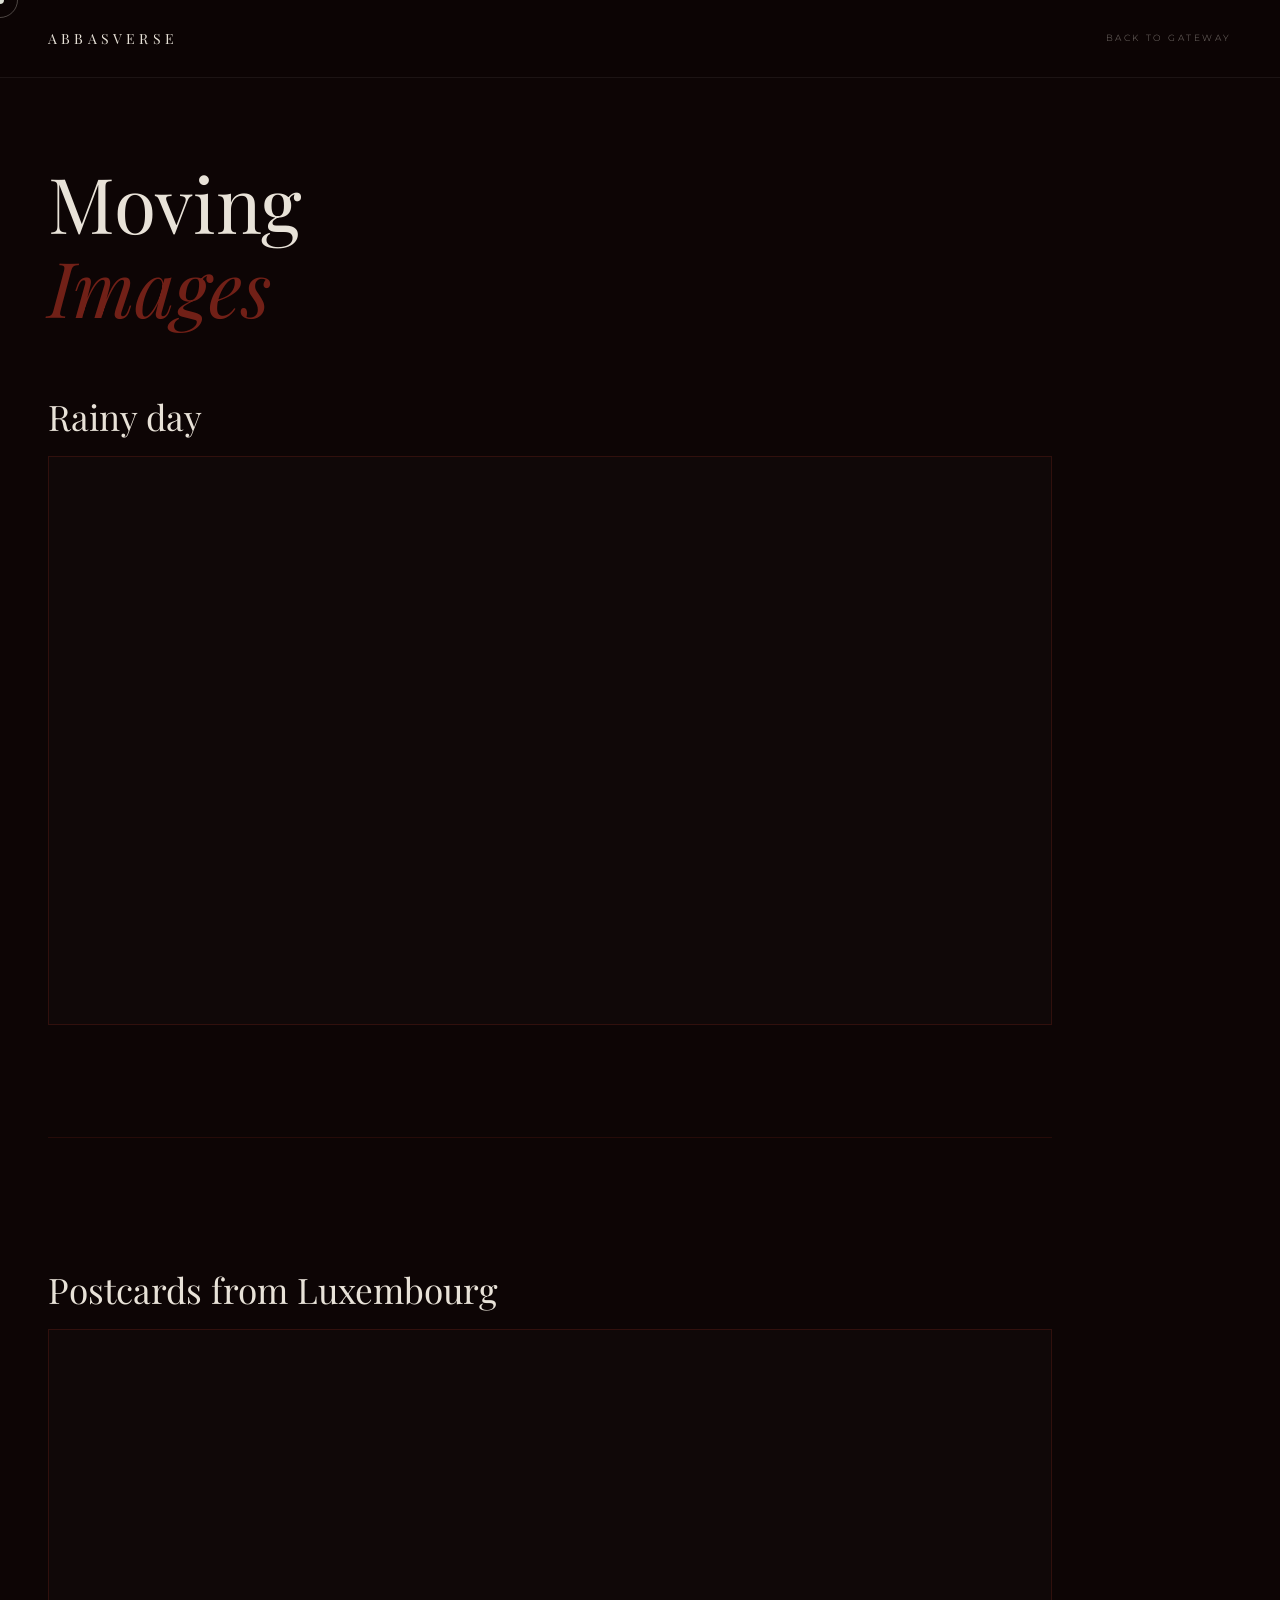
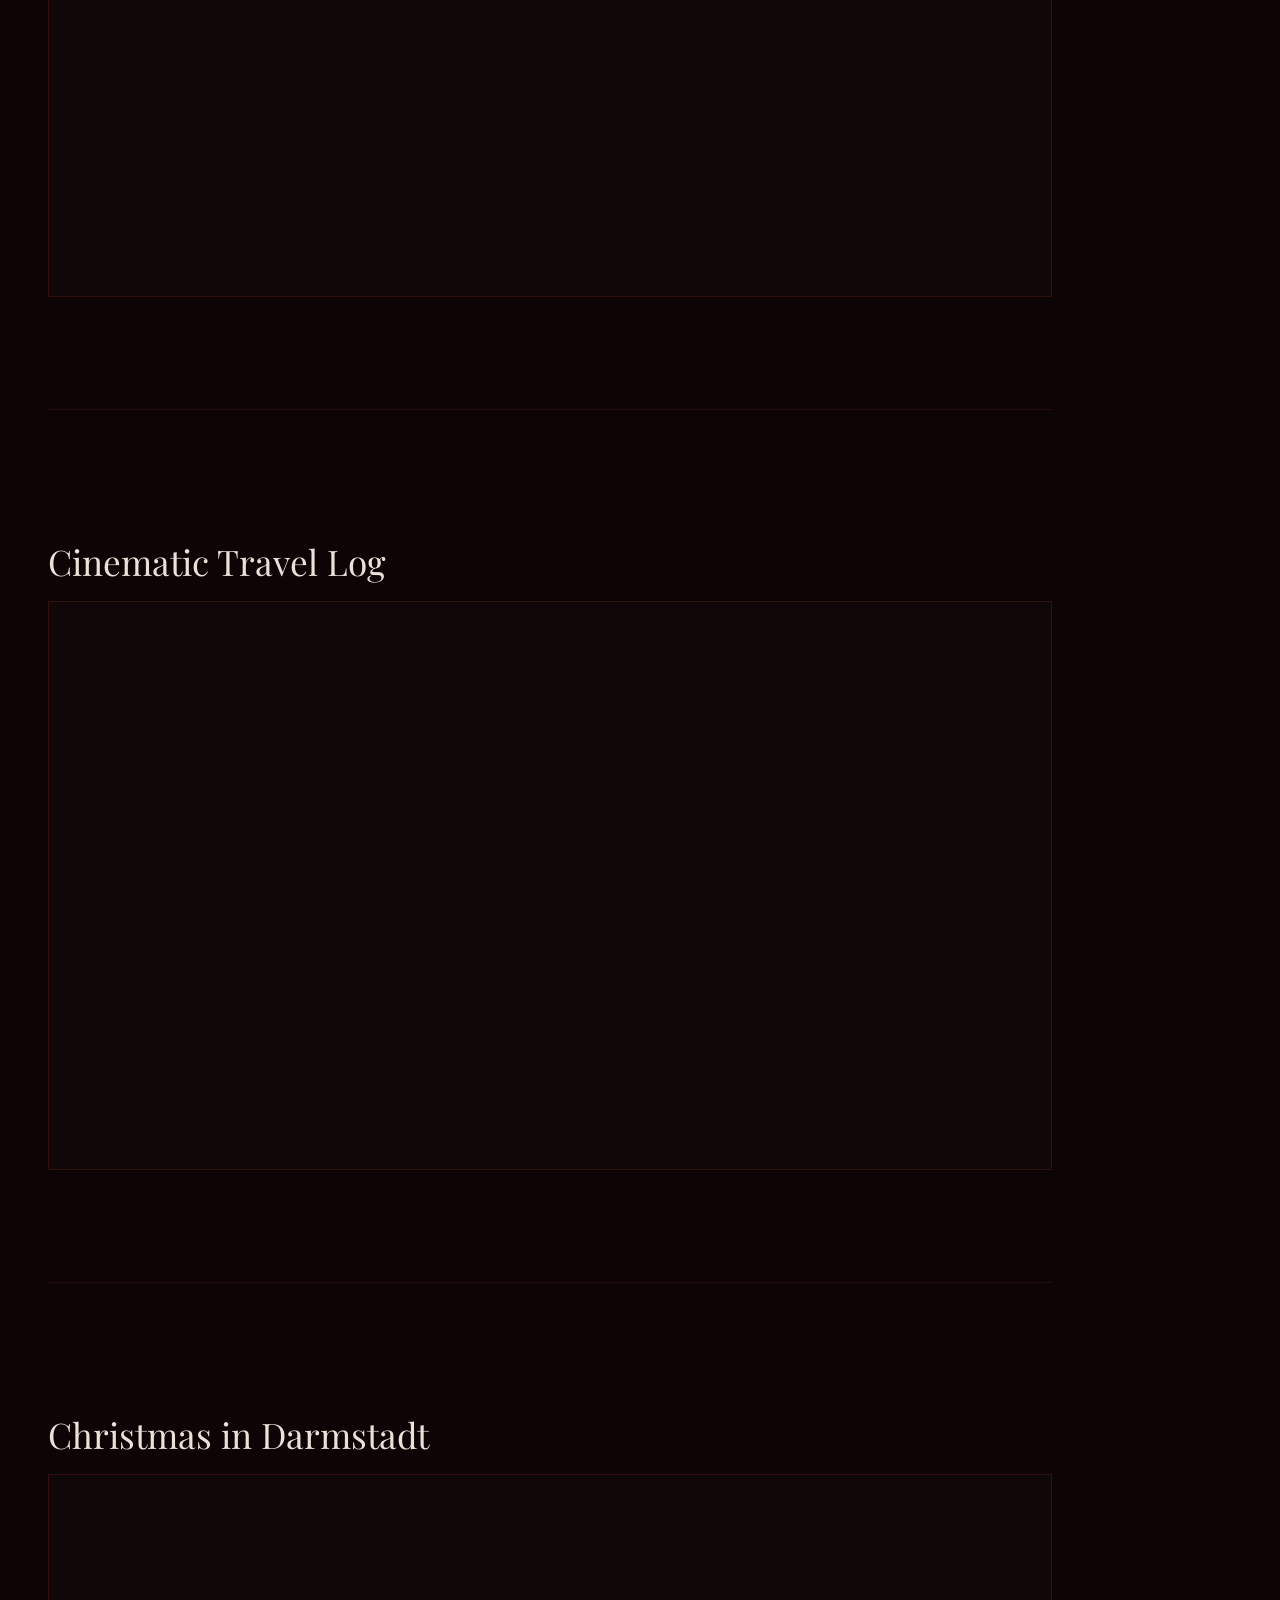
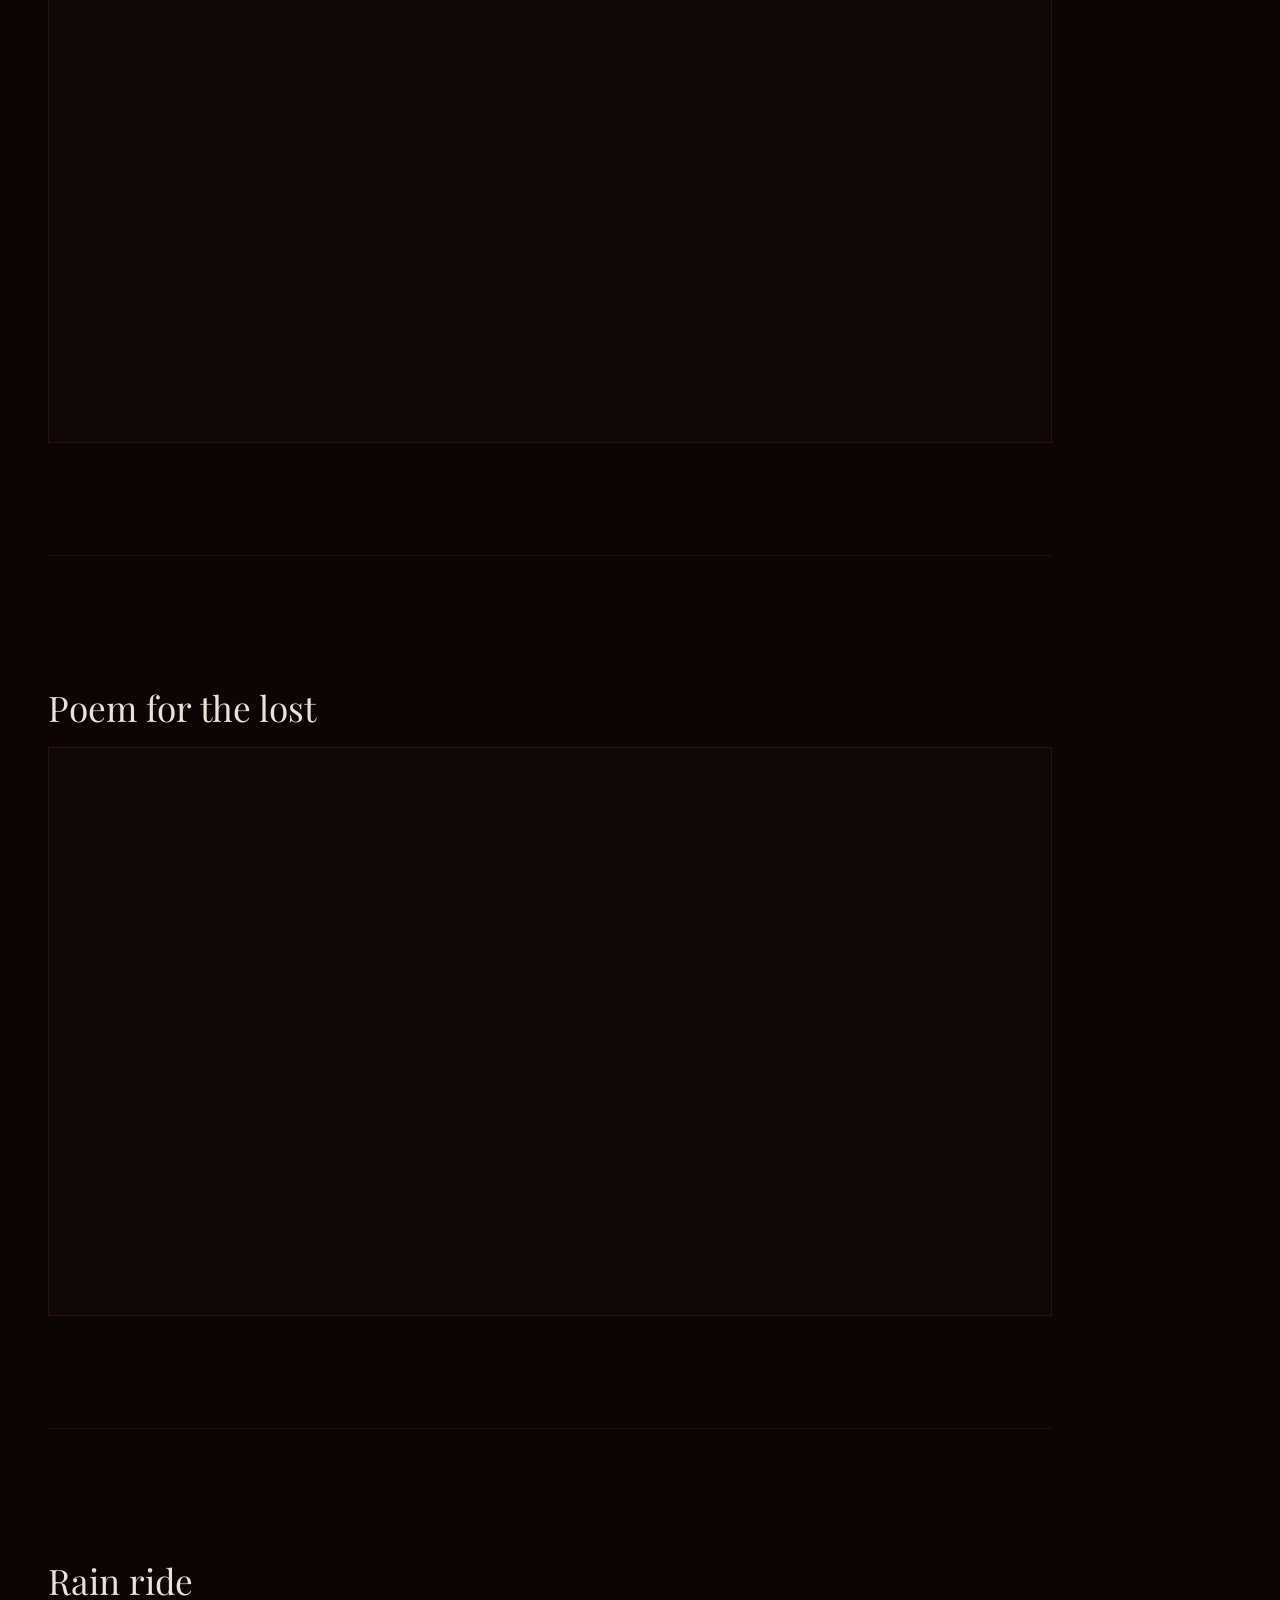
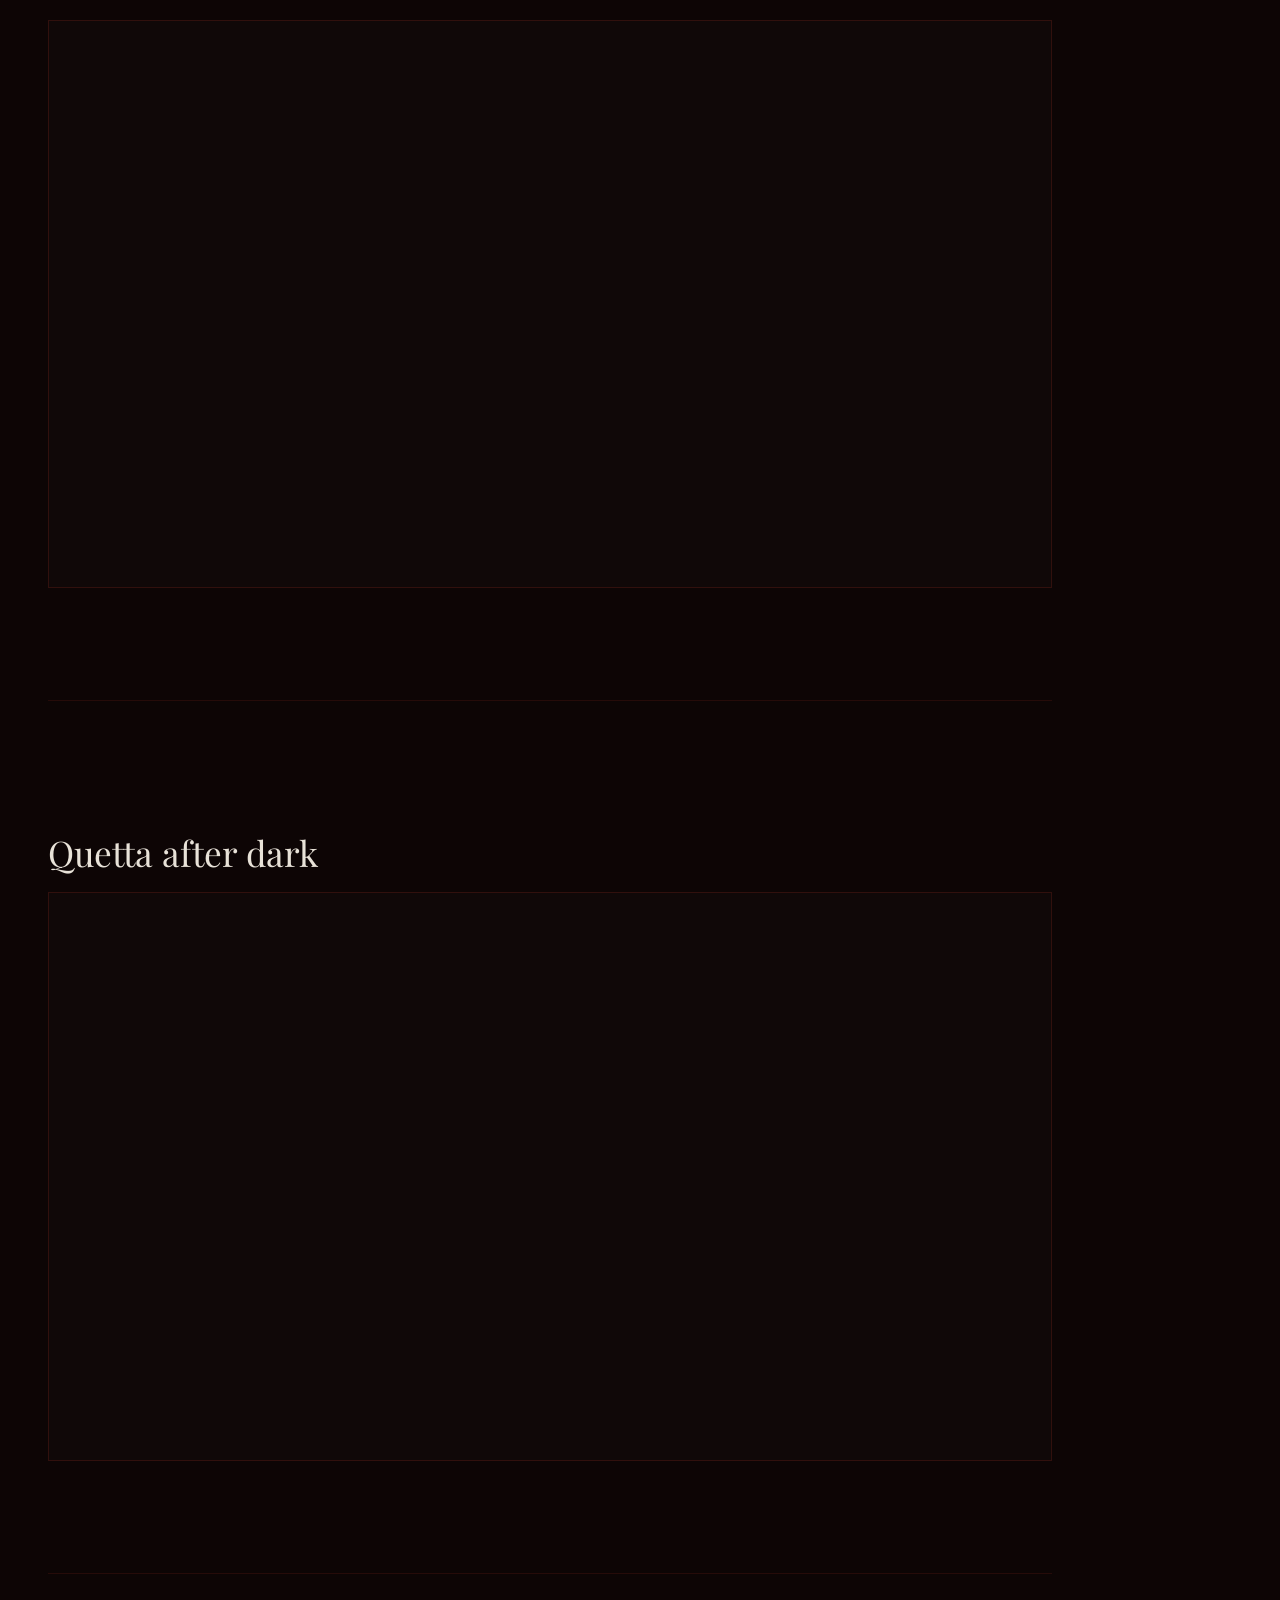
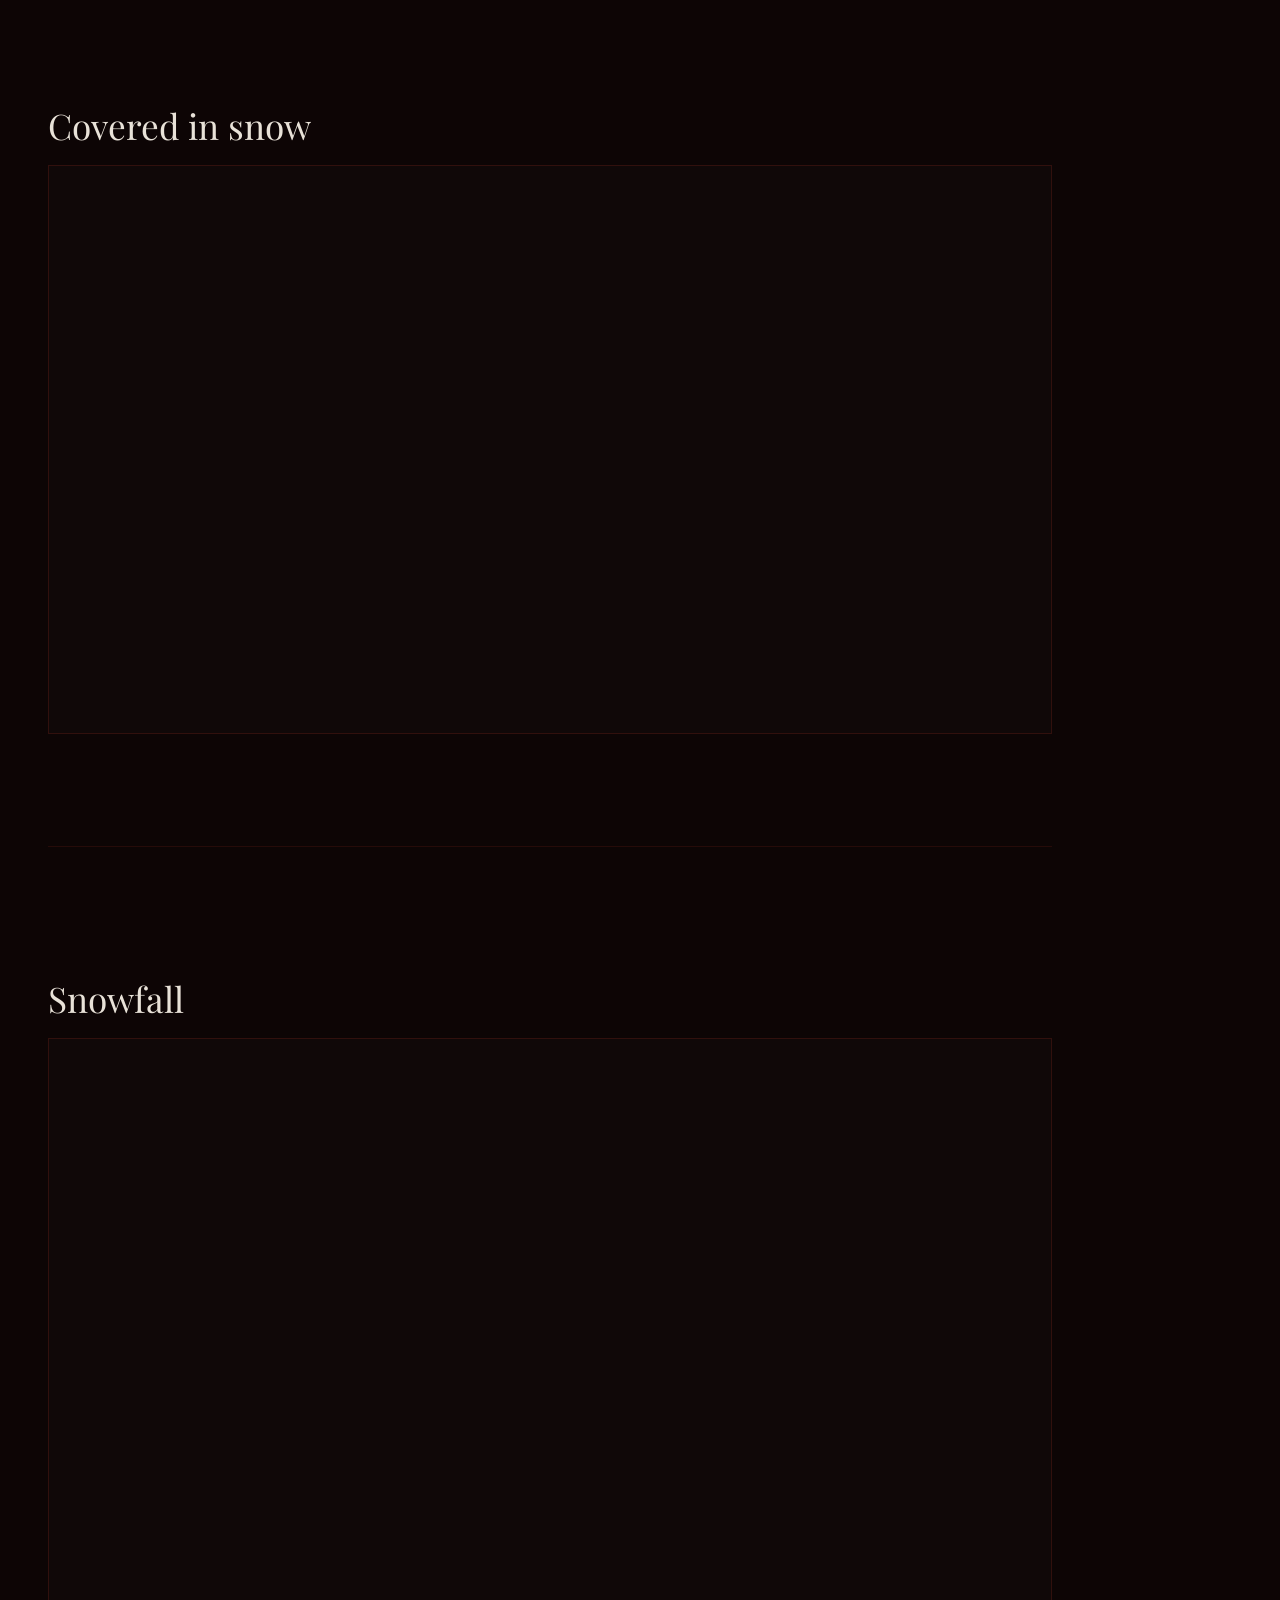
<file: film.html>
<!DOCTYPE html>
<html lang="en">
<head>
<meta charset="UTF-8">
<meta name="viewport" content="width=device-width, initial-scale=1.0">
<title>Ghulam Abbas Khan Soomro — Filmography</title>
<link rel="preconnect" href="https://fonts.googleapis.com">
<link rel="preconnect" href="https://fonts.gstatic.com" crossorigin>
<link href="https://fonts.googleapis.com/css2?family=Playfair+Display:ital,wght@0,400;1,400&family=Montserrat:wght@200;300;400;600&display=swap" rel="stylesheet">
<style>
*,*::before,*::after{margin:0;padding:0;box-sizing:border-box;}
body{
  background:#0d0505;color:#e8e2d8;
  font-family:'Montserrat',sans-serif;font-weight:300;
  overflow-x:hidden;cursor:none;
}
#cur,#cur-ring{position:fixed;border-radius:50%;pointer-events:none;z-index:9999;transform:translate(-50%,-50%);}
#cur{width:8px;height:8px;background:#e8e2d8;mix-blend-mode:difference;}
#cur-ring{width:36px;height:36px;border:1px solid rgba(232,226,216,0.3);transition:width .35s,height .35s,border-color .35s;}
body.hovering #cur-ring{width:60px;height:60px;border-color:rgba(232,226,216,0.6);}

nav{
  position:fixed;top:0;left:0;right:0;z-index:800;
  display:flex;justify-content:space-between;align-items:center;padding:1.8rem 3rem;
  background:rgba(13,5,5,0.85);backdrop-filter:blur(12px);border-bottom:1px solid rgba(232,226,216,0.07);
}
.logo{font-family:'Playfair Display',serif;font-size:14px;color:#e8e2d8;text-decoration:none;letter-spacing:.3em;text-transform:uppercase;}

header{padding:10rem 3rem 4rem;}
h1{font-family:'Playfair Display',serif;font-size:clamp(3rem,6vw,6rem);font-weight:400;line-height:1.1;}
h1 em{font-style:italic;color:rgba(180,50,35,0.6);}

.film-showcase{padding:0 3rem 10rem;max-width:1100px;}
.film-item{margin-bottom:8rem;border-bottom:1px solid rgba(180,50,35,0.15);padding-bottom:5rem;}
.film-title{font-family:'Playfair Display',serif;font-size:2.2rem;font-weight:400;margin-bottom:1rem;}
.film-meta{font-size:9px;letter-spacing:.35em;text-transform:uppercase;color:rgba(232,226,216,0.4);margin-bottom:2rem;}
.film-player{width:100%;aspect-ratio:16/9;background:rgba(255,255,255,0.01);border:1px solid rgba(180,50,35,0.2);margin-bottom:2rem;}
.film-player iframe{width:100%;height:100%;border:none;}
.film-text{font-size:.9rem;line-height:1.9;color:rgba(232,226,216,0.5);max-width:650px;}
</style>
</head>
<body>

<div id="cur"></div>
<div id="cur-ring"></div>

<nav>
  <a href="index.html" class="logo">Abbasverse</a>
  <a href="index.html" style="font-size:8.5px;letter-spacing:.3em;text-transform:uppercase;text-decoration:none;color:rgba(232,226,216,0.5);">Back to gateway</a>
</nav>

<header>
  <h1>Moving<br><em>Images</em></h1>
</header>

<div class="film-showcase">
  <div class="film-item">
    <h2 class="film-title">Rainy day</h2>
    <div class="film-player">
      <iframe src="https://www.youtube.com/embed/lZyTSFhRu18" allowfullscreen></iframe>
    </div>
  </div>

  <div class="film-item">
    <h2 class="film-title">Postcards from Luxembourg</h2>
    <div class="film-player">
      <iframe src="https://www.youtube.com/embed/XxE0W0HoXGo" allowfullscreen></iframe>
    </div>
  </div>

  <div class="film-item">
    <h2 class="film-title">Cinematic Travel Log</h2>
    <div class="film-player">
      <iframe src="https://www.youtube.com/embed/Z59q-iAj2yU" allowfullscreen></iframe>
    </div>
  </div>

  <div class="film-item">
    <h2 class="film-title">Christmas in Darmstadt</h2>
    <div class="film-player">
      <iframe src="https://www.youtube.com/embed/yoC-CkckblY" allowfullscreen></iframe>
    </div>
  </div>

  <div class="film-item">
    <h2 class="film-title">Poem for the lost</h2>
    <div class="film-player">
      <iframe src="https://www.youtube.com/embed/BlU-lymjzzM" allowfullscreen></iframe>
    </div>
  </div>

  <div class="film-item">
    <h2 class="film-title">Rain ride</h2>
    <div class="film-player">
      <iframe src="https://www.youtube.com/embed/PzuvSq_ANzk" allowfullscreen></iframe>
    </div>
  </div>

  <div class="film-item">
    <h2 class="film-title">Quetta after dark</h2>
    <div class="film-player">
      <iframe src="https://www.youtube.com/embed/QFHCFqL9U1E" allowfullscreen></iframe>
    </div>
  </div>

  <div class="film-item">
    <h2 class="film-title">Covered in snow</h2>
    <div class="film-player">
      <iframe src="https://www.youtube.com/embed/BW6G0BniL3s" allowfullscreen></iframe>
    </div>
  </div>

  <div class="film-item">
    <h2 class="film-title">Snowfall</h2>
    <div class="film-player">
      <iframe src="https://www.youtube.com/embed/ZuJ8M4TDLNU" allowfullscreen></iframe>
    </div>
  </div>
</div>

<script>
const cur=document.getElementById('cur'),ring=document.getElementById('cur-ring');
let mx=0,my=0,rx=0,ry=0;
document.addEventListener('mousemove',e=>{mx=e.clientX;my=e.clientY;cur.style.left=mx+'px';cur.style.top=my+'px';});
(function updateRing(){rx+=(mx-rx)*.15;ry+=(my-ry)*.15;ring.style.left=rx+'px';ring.style.top=ry+'px';requestAnimationFrame(updateRing);})();

document.querySelectorAll('a').forEach(el=>{
  el.addEventListener('mouseenter',()=>{document.body.classList.add('hovering');});
  el.addEventListener('mouseleave',()=>{document.body.classList.remove('hovering');});
});
</script>
</body>
</html>
</file>
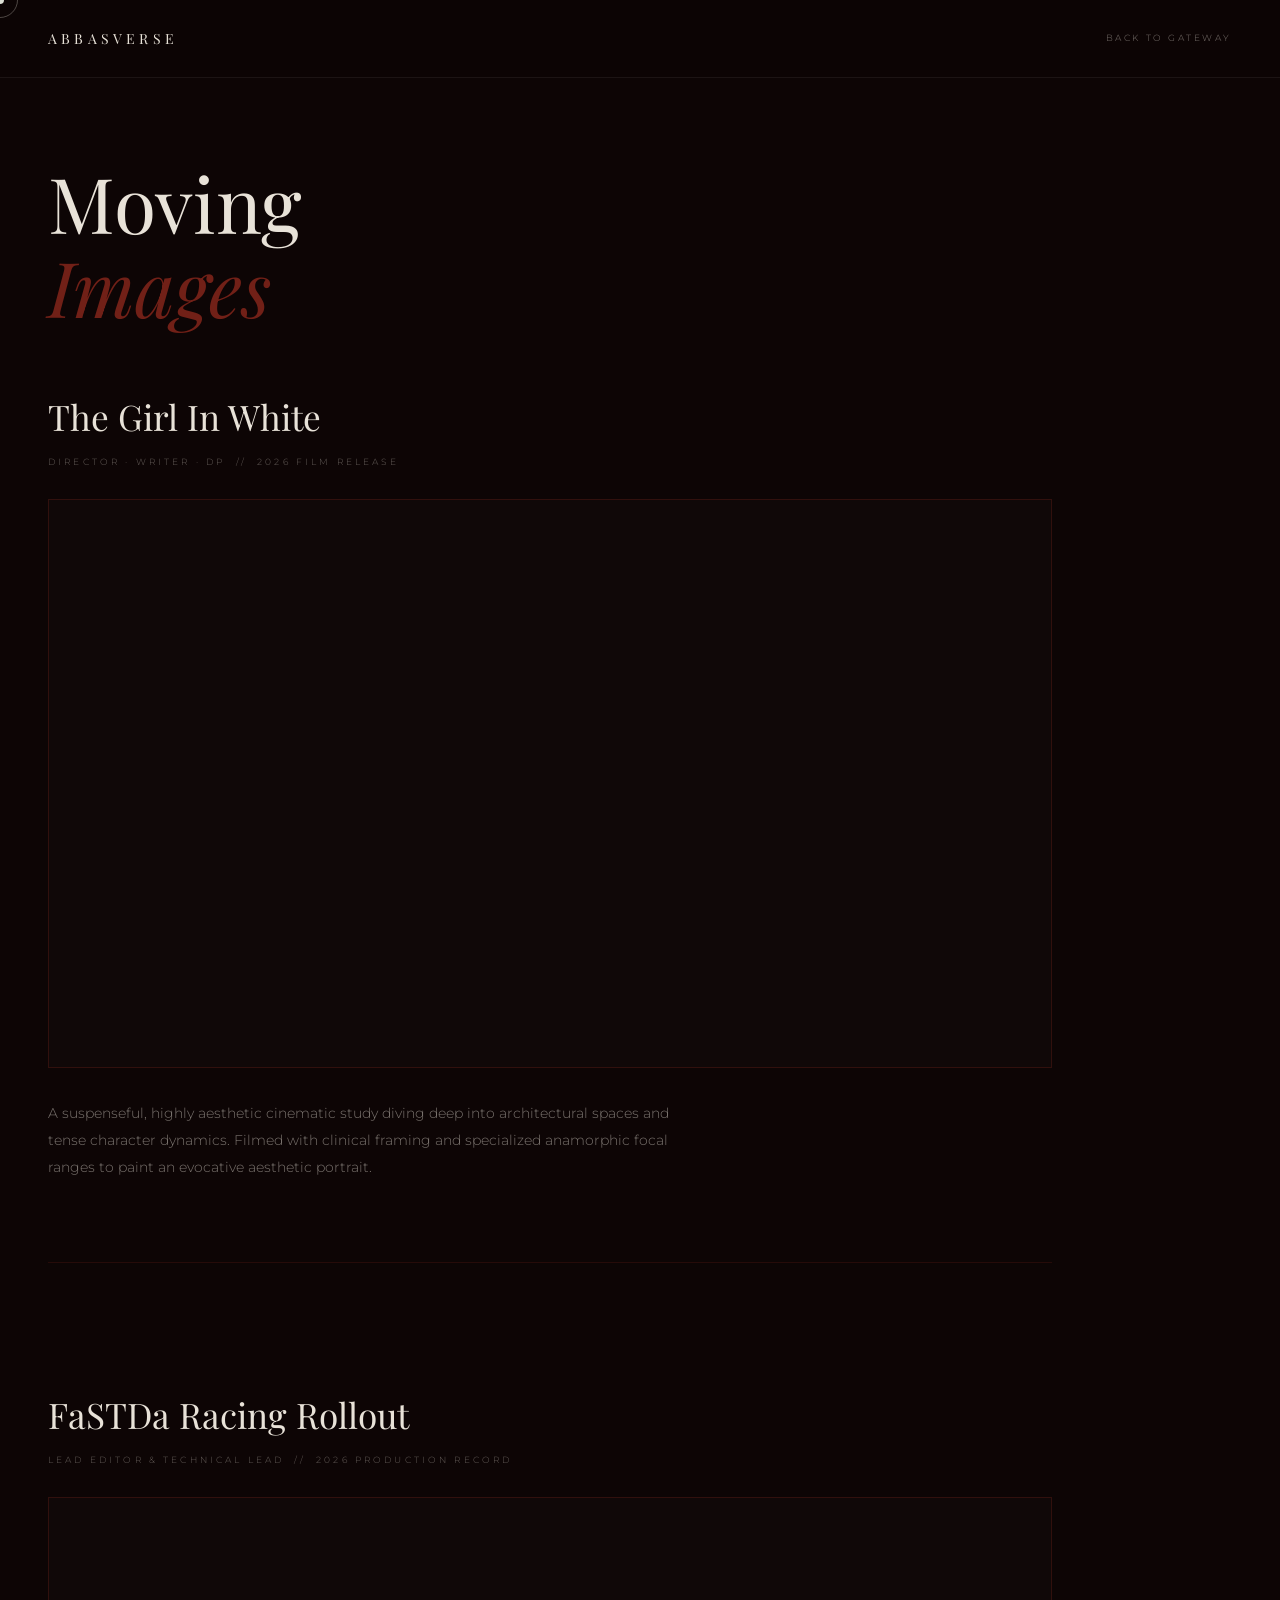
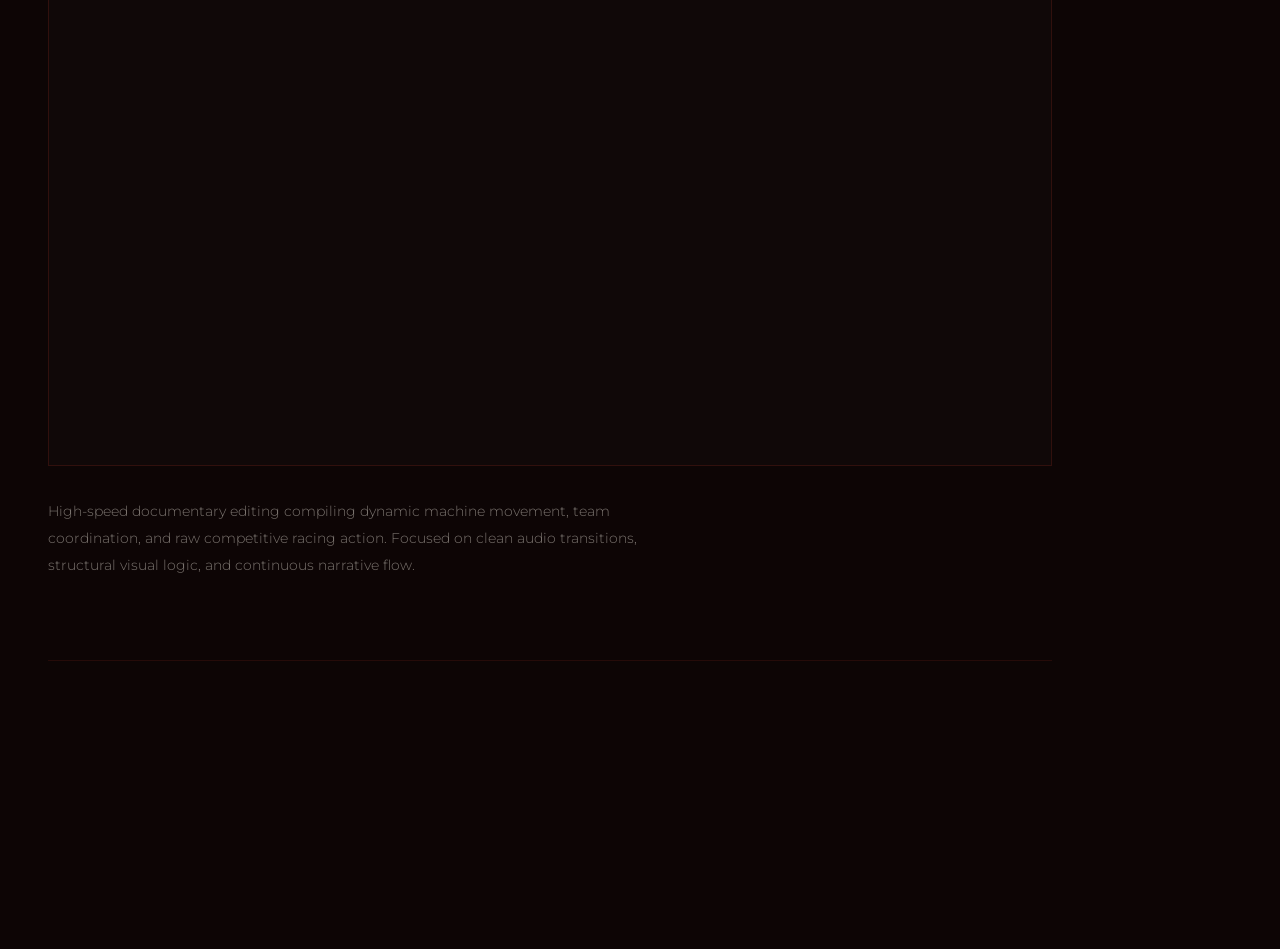
<file: films.html>
<!DOCTYPE html>
<html lang="en">
<head>
<meta charset="UTF-8">
<meta name="viewport" content="width=device-width, initial-scale=1.0">
<title>Ghulam Abbas Khan Soomro — Filmography</title>
<link rel="preconnect" href="https://fonts.googleapis.com">
<link rel="preconnect" href="https://fonts.gstatic.com" crossorigin>
<link href="https://fonts.googleapis.com/css2?family=Playfair+Display:ital,wght@0,400;1,400&family=Montserrat:wght@200;300;400;600&display=swap" rel="stylesheet">
<style>
*,*::before,*::after{margin:0;padding:0;box-sizing:border-box;}
body{
  background:#0d0505;color:#e8e2d8;
  font-family:'Montserrat',sans-serif;font-weight:300;
  overflow-x:hidden;cursor:none;
}
#cur,#cur-ring{position:fixed;border-radius:50%;pointer-events:none;z-index:9999;transform:translate(-50%,-50%);}
#cur{width:8px;height:8px;background:#e8e2d8;mix-blend-mode:difference;}
#cur-ring{width:36px;height:36px;border:1px solid rgba(232,226,216,0.3);transition:width .35s,height .35s,border-color .35s;}
body.hovering #cur-ring{width:60px;height:60px;border-color:rgba(232,226,216,0.6);}

nav{
  position:fixed;top:0;left:0;right:0;z-index:800;
  display:flex;justify-content:space-between;align-items:center;padding:1.8rem 3rem;
  background:rgba(13,5,5,0.85);backdrop-filter:blur(12px);border-bottom:1px solid rgba(232,226,216,0.07);
}
.logo{font-family:'Playfair Display',serif;font-size:14px;color:#e8e2d8;text-decoration:none;letter-spacing:.3em;text-transform:uppercase;}

header{padding:10rem 3rem 4rem;}
h1{font-family:'Playfair Display',serif;font-size:clamp(3rem,6vw,6rem);font-weight:400;line-height:1.1;}
h1 em{font-style:italic;color:rgba(180,50,35,0.6);}

.film-showcase{padding:0 3rem 10rem;max-width:1100px;}
.film-item{margin-bottom:8rem;border-bottom:1px solid rgba(180,50,35,0.15);padding-bottom:5rem;}
.film-title{font-family:'Playfair Display',serif;font-size:2.2rem;font-weight:400;margin-bottom:1rem;}
.film-meta{font-size:9px;letter-spacing:.35em;text-transform:uppercase;color:rgba(232,226,216,0.4);margin-bottom:2rem;}
.film-player{width:100%;aspect-ratio:16/9;background:rgba(255,255,255,0.01);border:1px solid rgba(180,50,35,0.2);margin-bottom:2rem;}
.film-player iframe{width:100%;height:100%;border:none;}
.film-text{font-size:.9rem;line-height:1.9;color:rgba(232,226,216,0.5);max-width:650px;}
</style>
</head>
<body>

<div id="cur"></div>
<div id="cur-ring"></div>

<nav>
  <a href="index.html" class="logo">Abbasverse</a>
  <a href="index.html" style="font-size:8.5px;letter-spacing:.3em;text-transform:uppercase;text-decoration:none;color:rgba(232,226,216,0.5);">Back to gateway</a>
</nav>

<header>
  <h1>Moving<br><em>Images</em></h1>
</header>

<div class="film-showcase">
  <div class="film-item">
    <h2 class="film-title">The Girl In White</h2>
    <div class="film-meta">Director · Writer · DP &nbsp;//&nbsp; 2026 Film Release</div>
    <div class="film-player">
      <iframe src="https://www.youtube.com/embed/W9m8bYkZf5g" allowfullscreen></iframe>
    </div>
    <p class="film-text">A suspenseful, highly aesthetic cinematic study diving deep into architectural spaces and tense character dynamics. Filmed with clinical framing and specialized anamorphic focal ranges to paint an evocative aesthetic portrait.</p>
  </div>

  <div class="film-item">
    <h2 class="film-title">FaSTDa Racing Rollout</h2>
    <div class="film-meta">Lead Editor & Technical Lead &nbsp;//&nbsp; 2026 Production Record</div>
    <div class="film-player">
      <iframe src="https://www.youtube.com/embed/917Jb_OlyP0" allowfullscreen></iframe>
    </div>
    <p class="film-text">High-speed documentary editing compiling dynamic machine movement, team coordination, and raw competitive racing action. Focused on clean audio transitions, structural visual logic, and continuous narrative flow.</p>
  </div>
</div>

<script>
const cur=document.getElementById('cur'),ring=document.getElementById('cur-ring');
let mx=0,my=0,rx=0,ry=0;
document.addEventListener('mousemove',e=>{mx=e.clientX;my=e.clientY;cur.style.left=mx+'px';cur.style.top=my+'px';});
(function updateRing(){rx+=(mx-rx)*.15;ry+=(my-ry)*.15;ring.style.left=rx+'px';ring.style.top=ry+'px';requestAnimationFrame(updateRing);})();

document.querySelectorAll('a').forEach(el=>{
  el.addEventListener('mouseenter',()=>{document.body.classList.add('hovering');});
  el.addEventListener('mouseleave',()=>{document.body.classList.remove('hovering');});
});
</script>
</body>
</html>
</file>
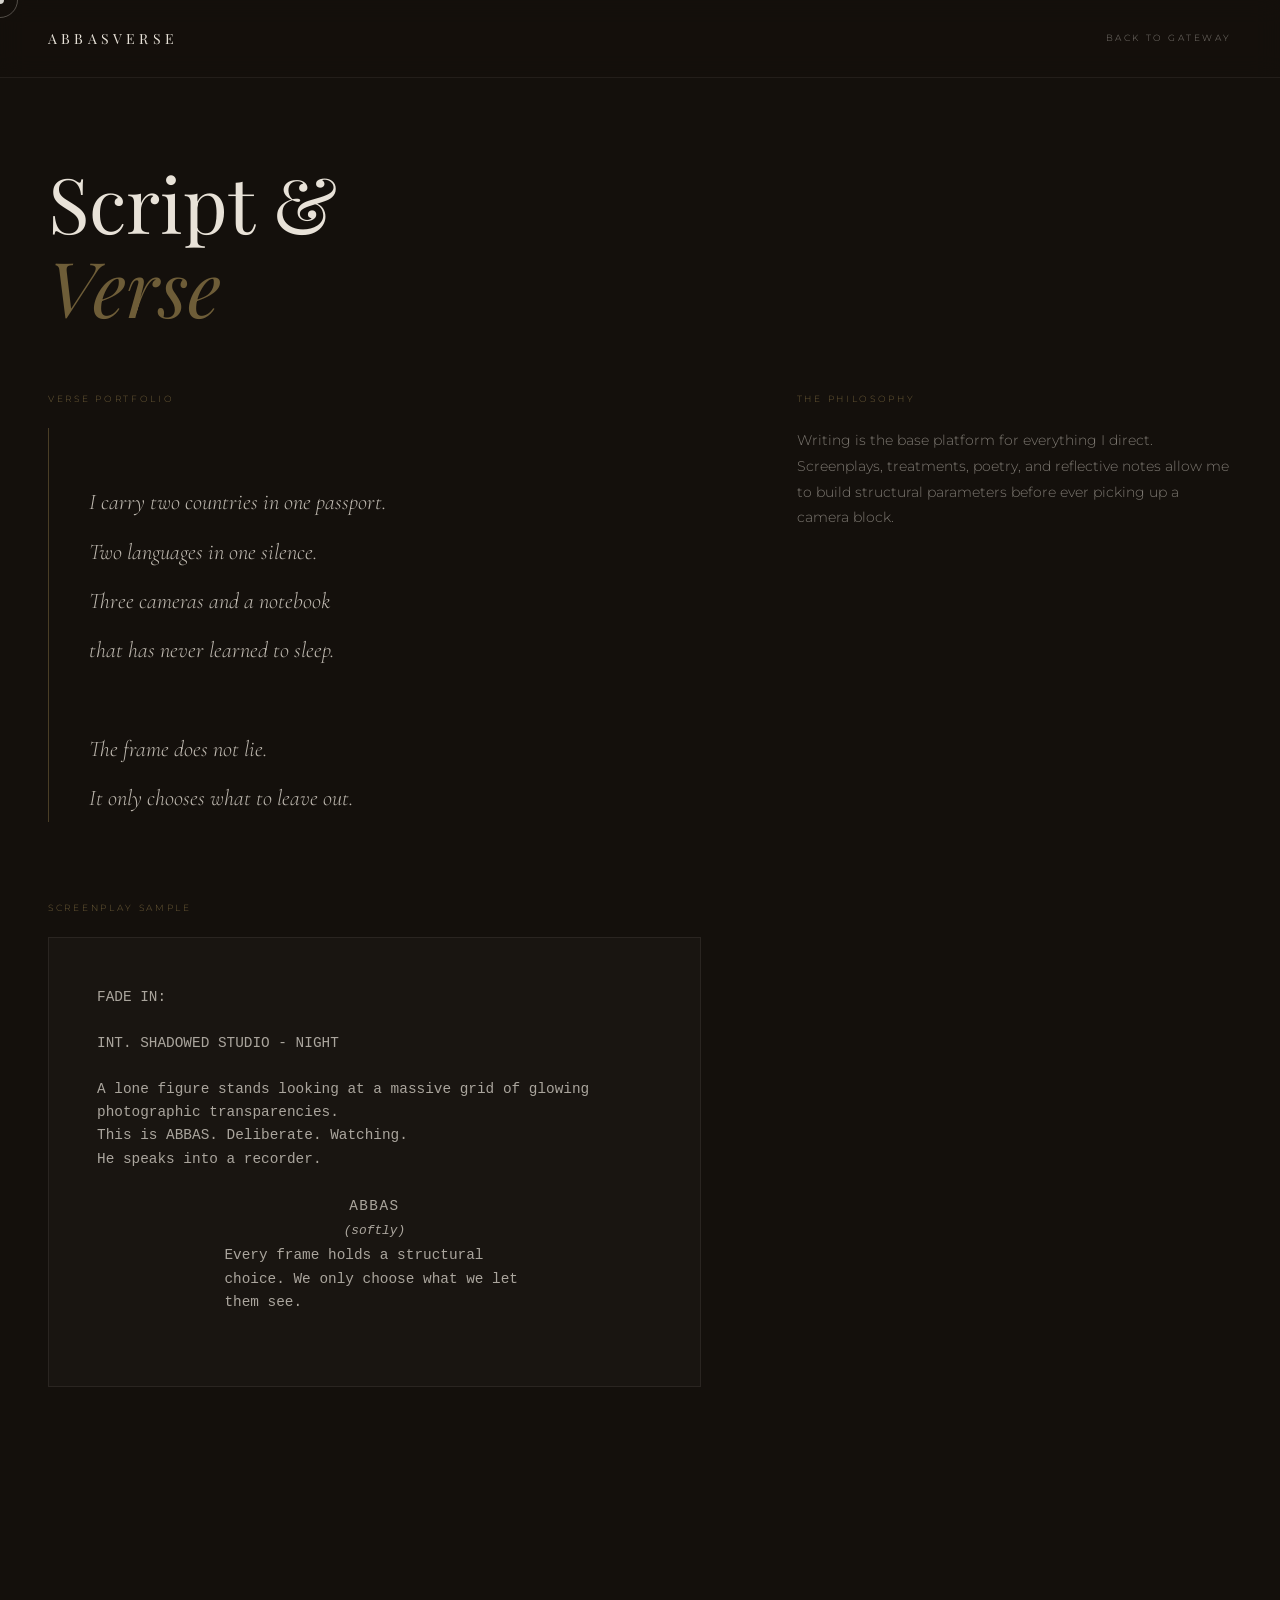
<file: writing.html>
<!DOCTYPE html>
<html lang="en">
<head>
<meta charset="UTF-8">
<meta name="viewport" content="width=device-width, initial-scale=1.0">
<title>Ghulam Abbas Khan Soomro — Writing</title>
<link rel="preconnect" href="https://fonts.googleapis.com">
<link rel="preconnect" href="https://fonts.gstatic.com" crossorigin>
<link href="https://fonts.googleapis.com/css2?family=Cormorant+Garamond:ital,wght@0,300;0,500;1,300;1,400&family=Playfair+Display:ital,wght@0,400;1,400&family=Montserrat:wght@200;300;400&display=swap" rel="stylesheet">
<style>
*,*::before,*::after{margin:0;padding:0;box-sizing:border-box;}
body{
  background:#14100c;color:#e8e2d8;
  font-family:'Montserrat',sans-serif;font-weight:300;
  overflow-x:hidden;cursor:none;
}
#cur,#cur-ring{position:fixed;border-radius:50%;pointer-events:none;z-index:9999;transform:translate(-50%,-50%);}
#cur{width:8px;height:8px;background:#e8e2d8;mix-blend-mode:difference;}
#cur-ring{width:36px;height:36px;border:1px solid rgba(232,226,216,0.3);transition:width .35s,height .35s,border-color .35s;}
body.hovering #cur-ring{width:60px;height:60px;border-color:rgba(232,226,216,0.6);}

nav{
  position:fixed;top:0;left:0;right:0;z-index:800;
  display:flex;justify-content:space-between;align-items:center;padding:1.8rem 3rem;
  background:rgba(20,16,12,0.85);backdrop-filter:blur(12px);border-bottom:1px solid rgba(232,226,216,0.07);
}
.logo{font-family:'Playfair Display',serif;font-size:14px;color:#e8e2d8;text-decoration:none;letter-spacing:.3em;text-transform:uppercase;}

header{padding:10rem 3rem 4rem;max-width:1000px;}
h1{font-family:'Playfair Display',serif;font-size:clamp(3rem,6vw,6rem);font-weight:400;line-height:1.1;}
h1 em{font-style:italic;color:rgba(200,170,100,0.5);}

.write-grid{display:grid;grid-template-columns:1.2fr 0.8fr;gap:6rem;padding:0 3rem 10rem;}
.literary-block{margin-bottom:5rem;}
.section-tag{font-size:9px;letter-spacing:.3em;text-transform:uppercase;color:rgba(200,170,100,0.5);margin-bottom:1.5rem;display:block;}
.poem{
  font-family:'Cormorant Garamond',serif;font-style:italic;font-size:1.4rem;line-height:2.2;
  color:rgba(232,226,216,0.8);white-space:pre-line;border-left:1px solid rgba(200,170,100,0.3);
  padding-left:2.5rem;margin-bottom:4rem;
}
.script-excerpt{
  font-family:'Courier New', Courier, monospace;font-size:.9rem;background:rgba(232,226,216,0.02);
  border:1px solid rgba(232,226,216,0.08);padding:3rem;line-height:1.6;color:rgba(232,226,216,0.7);
}
.char{text-align:center;text-transform:uppercase;margin:1.5rem 0 0.2rem;letter-spacing:0.1em;}
.parenthetical{text-align:center;font-style:italic;font-size:.8rem;margin-bottom:.2rem;}
.dialogue{max-width:300px;margin:0 auto 1.5rem;text-align:left;}
</style>
</head>
<body>

<div id="cur"></div>
<div id="cur-ring"></div>

<nav>
  <a href="index.html" class="logo">Abbasverse</a>
  <a href="index.html" style="font-size:8.5px;letter-spacing:.3em;text-transform:uppercase;text-decoration:none;color:rgba(232,226,216,0.5);">Back to gateway</a>
</nav>

<header>
  <h1>Script &<br><em>Verse</em></h1>
</header>

<div class="write-grid">
  <div>
    <div class="literary-block">
      <span class="section-tag">Verse Portfolio</span>
      <div class="poem">
        I carry two countries in one passport.
        Two languages in one silence.
        Three cameras and a notebook
        that has never learned to sleep.

        The frame does not lie.
        It only chooses what to leave out.
      </div>
    </div>

    <div class="literary-block">
      <span class="section-tag">Screenplay Sample</span>
      <div class="script-excerpt">
        FADE IN:
        <br><br>
        INT. SHADOWED STUDIO - NIGHT
        <br><br>
        A lone figure stands looking at a massive grid of glowing photographic transparencies.
        <br>
        This is ABBAS. Deliberate. Watching.
        <br>
        He speaks into a recorder.
        <div class="char">ABBAS</div>
        <div class="parenthetical">(softly)</div>
        <div class="dialogue">Every frame holds a structural choice. We only choose what we let them see.</div>
      </div>
    </div>
  </div>

  <div>
    <span class="section-tag">The Philosophy</span>
    <p style="font-size:.85rem;line-height:1.9;color:rgba(232,226,216,0.5);">Writing is the base platform for everything I direct. Screenplays, treatments, poetry, and reflective notes allow me to build structural parameters before ever picking up a camera block.</p>
  </div>
</div>

<script>
const cur=document.getElementById('cur'),ring=document.getElementById('cur-ring');
let mx=0,my=0,rx=0,ry=0;
document.addEventListener('mousemove',e=>{mx=e.clientX;my=e.clientY;cur.style.left=mx+'px';cur.style.top=my+'px';});
(function updateRing(){rx+=(mx-rx)*.15;ry+=(my-ry)*.15;ring.style.left=rx+'px';ring.style.top=ry+'px';requestAnimationFrame(updateRing);})();

document.querySelectorAll('a').forEach(el=>{
  el.addEventListener('mouseenter',()=>{document.body.classList.add('hovering');});
  el.addEventListener('mouseleave',()=>{document.body.classList.remove('hovering');});
});
</script>
</body>
</html>
</file>
